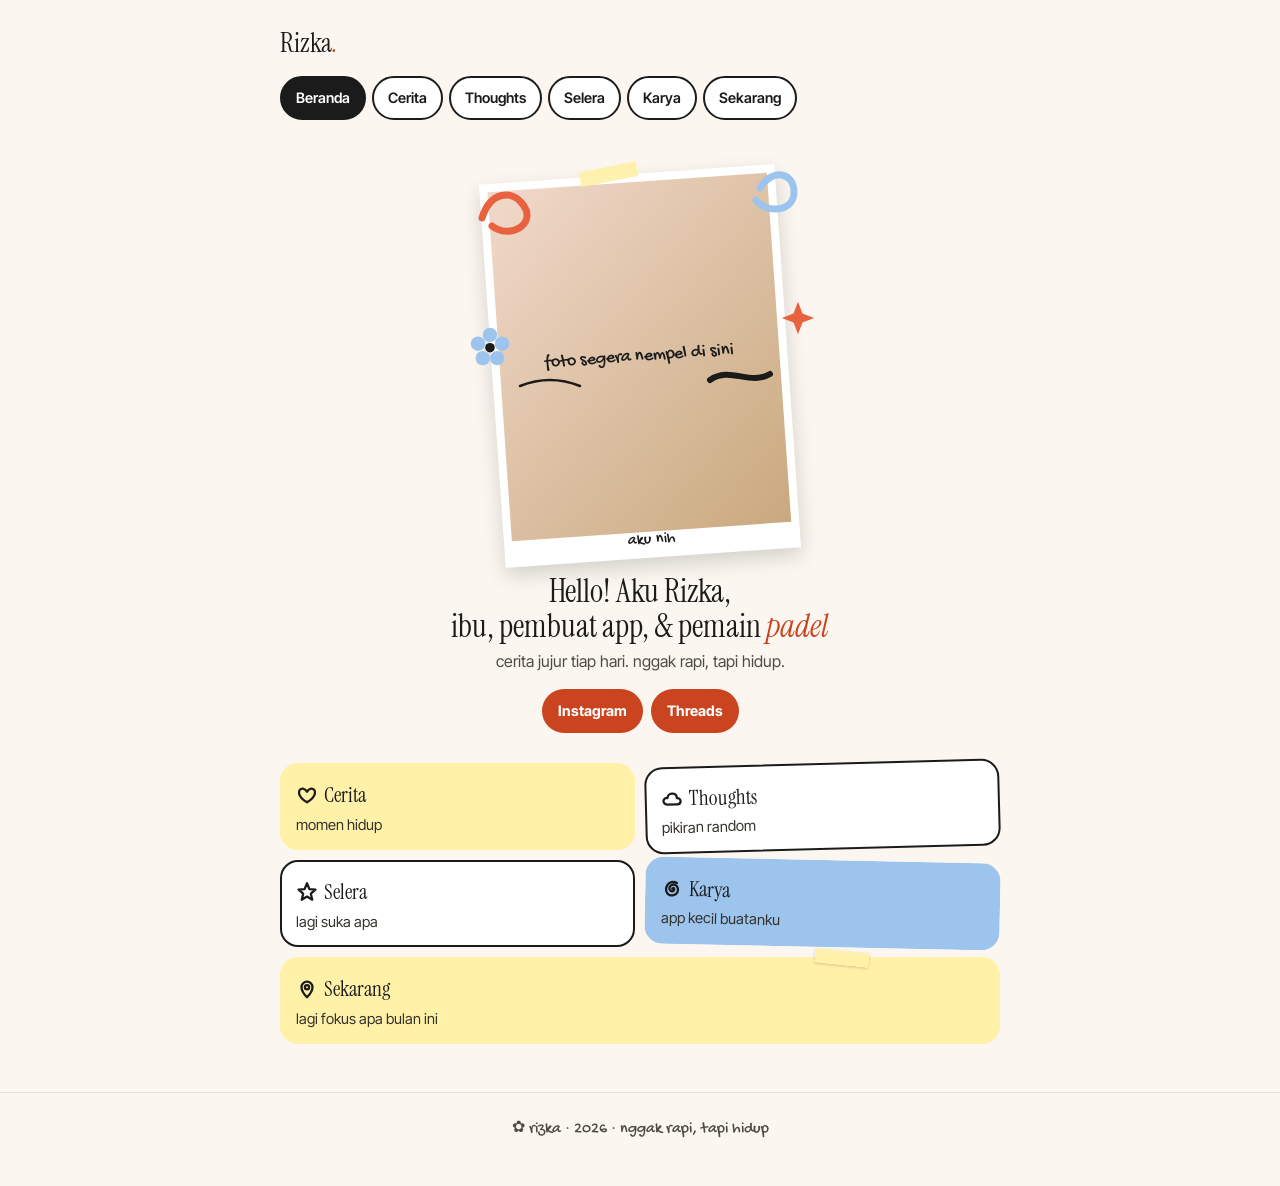
<file: index.html>
<!doctype html>
<html lang="id">
<head>
<meta charset="utf-8">
<meta name="viewport" content="width=device-width, initial-scale=1">
<title>Rizka — hidup, karya, selera</title>
<meta name="description" content="Rizka — hidup, karya, dan hal-hal yang lagi aku suka.">
<meta name="theme-color" content="#fbf7f0">
<link rel="icon" href="data:image/svg+xml,<svg xmlns='http://www.w3.org/2000/svg' viewBox='0 0 100 100'><text y='.9em' font-size='90'>✿</text></svg>">
<link rel="preconnect" href="https://fonts.googleapis.com"><link href="https://fonts.googleapis.com/css2?family=Instrument+Serif:ital@0;1&family=Inter+Tight:wght@400;600;700&family=Gochi+Hand&display=swap" rel="stylesheet">
<link rel="stylesheet" href="/assets/style.css">
</head>
<body data-halaman="beranda">
<header id="kepala" class="kepala"></header>
<main id="isi" class="wadah"><p class="sub">Memuat…</p></main>
<footer id="kaki" class="kaki"></footer>
<script src="/assets/ikon.js"></script>
<script src="/assets/app.js"></script>
</body>
</html>
</file>
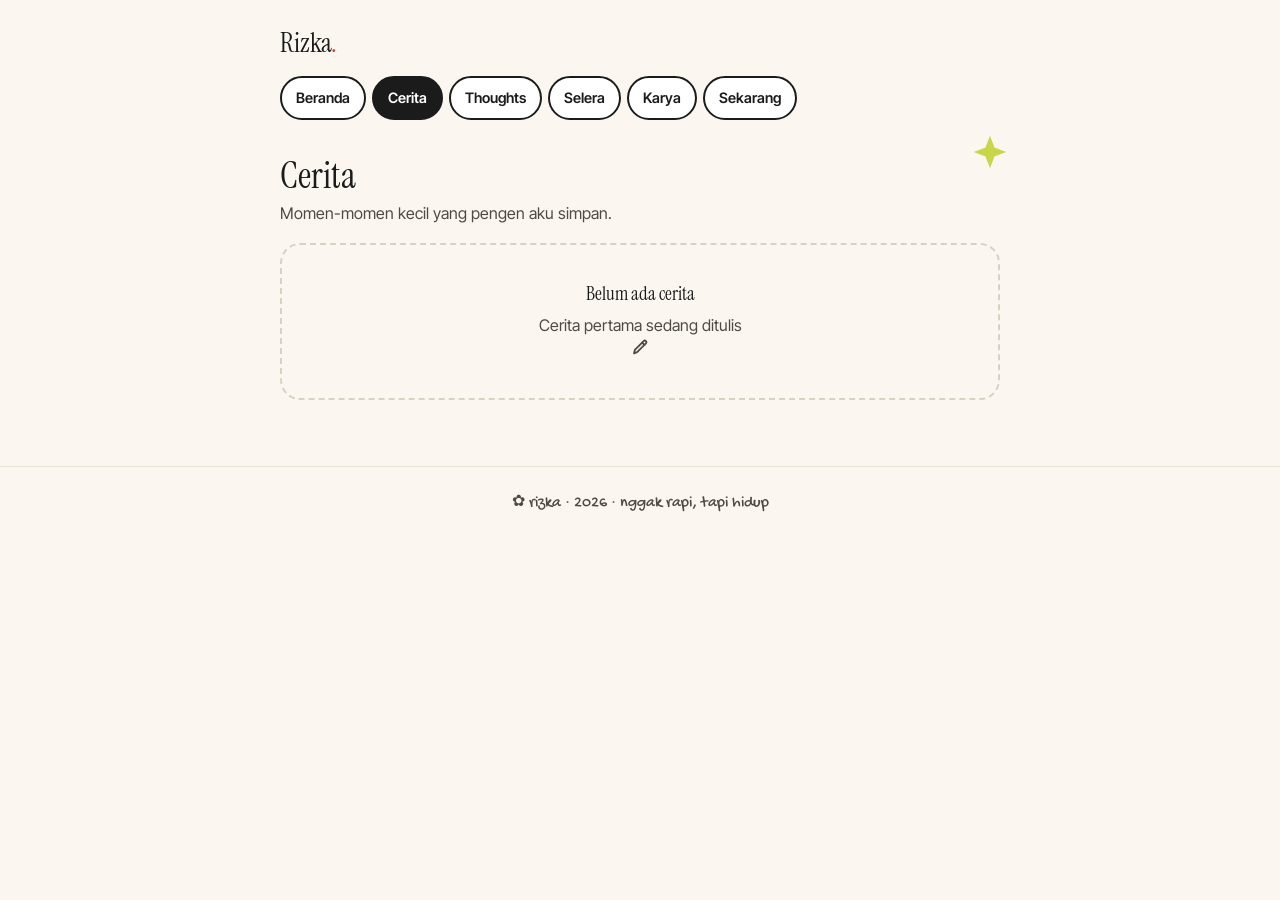
<file: cerita.html>
<!doctype html>
<html lang="id">
<head>
<meta charset="utf-8">
<meta name="viewport" content="width=device-width, initial-scale=1">
<title>Cerita · Rizka</title>
<meta name="description" content="Rizka — hidup, karya, dan hal-hal yang lagi aku suka.">
<meta name="theme-color" content="#fbf7f0">
<link rel="icon" href="data:image/svg+xml,<svg xmlns='http://www.w3.org/2000/svg' viewBox='0 0 100 100'><text y='.9em' font-size='90'>✿</text></svg>">
<link rel="preconnect" href="https://fonts.googleapis.com"><link href="https://fonts.googleapis.com/css2?family=Instrument+Serif:ital@0;1&family=Inter+Tight:wght@400;600;700&family=Gochi+Hand&display=swap" rel="stylesheet">
<link rel="stylesheet" href="/assets/style.css">
</head>
<body data-halaman="cerita">
<header id="kepala" class="kepala"></header>
<main id="isi" class="wadah"><p class="sub">Memuat…</p></main>
<footer id="kaki" class="kaki"></footer>
<script src="/assets/ikon.js"></script>
<script src="/assets/app.js"></script>
</body>
</html>
</file>
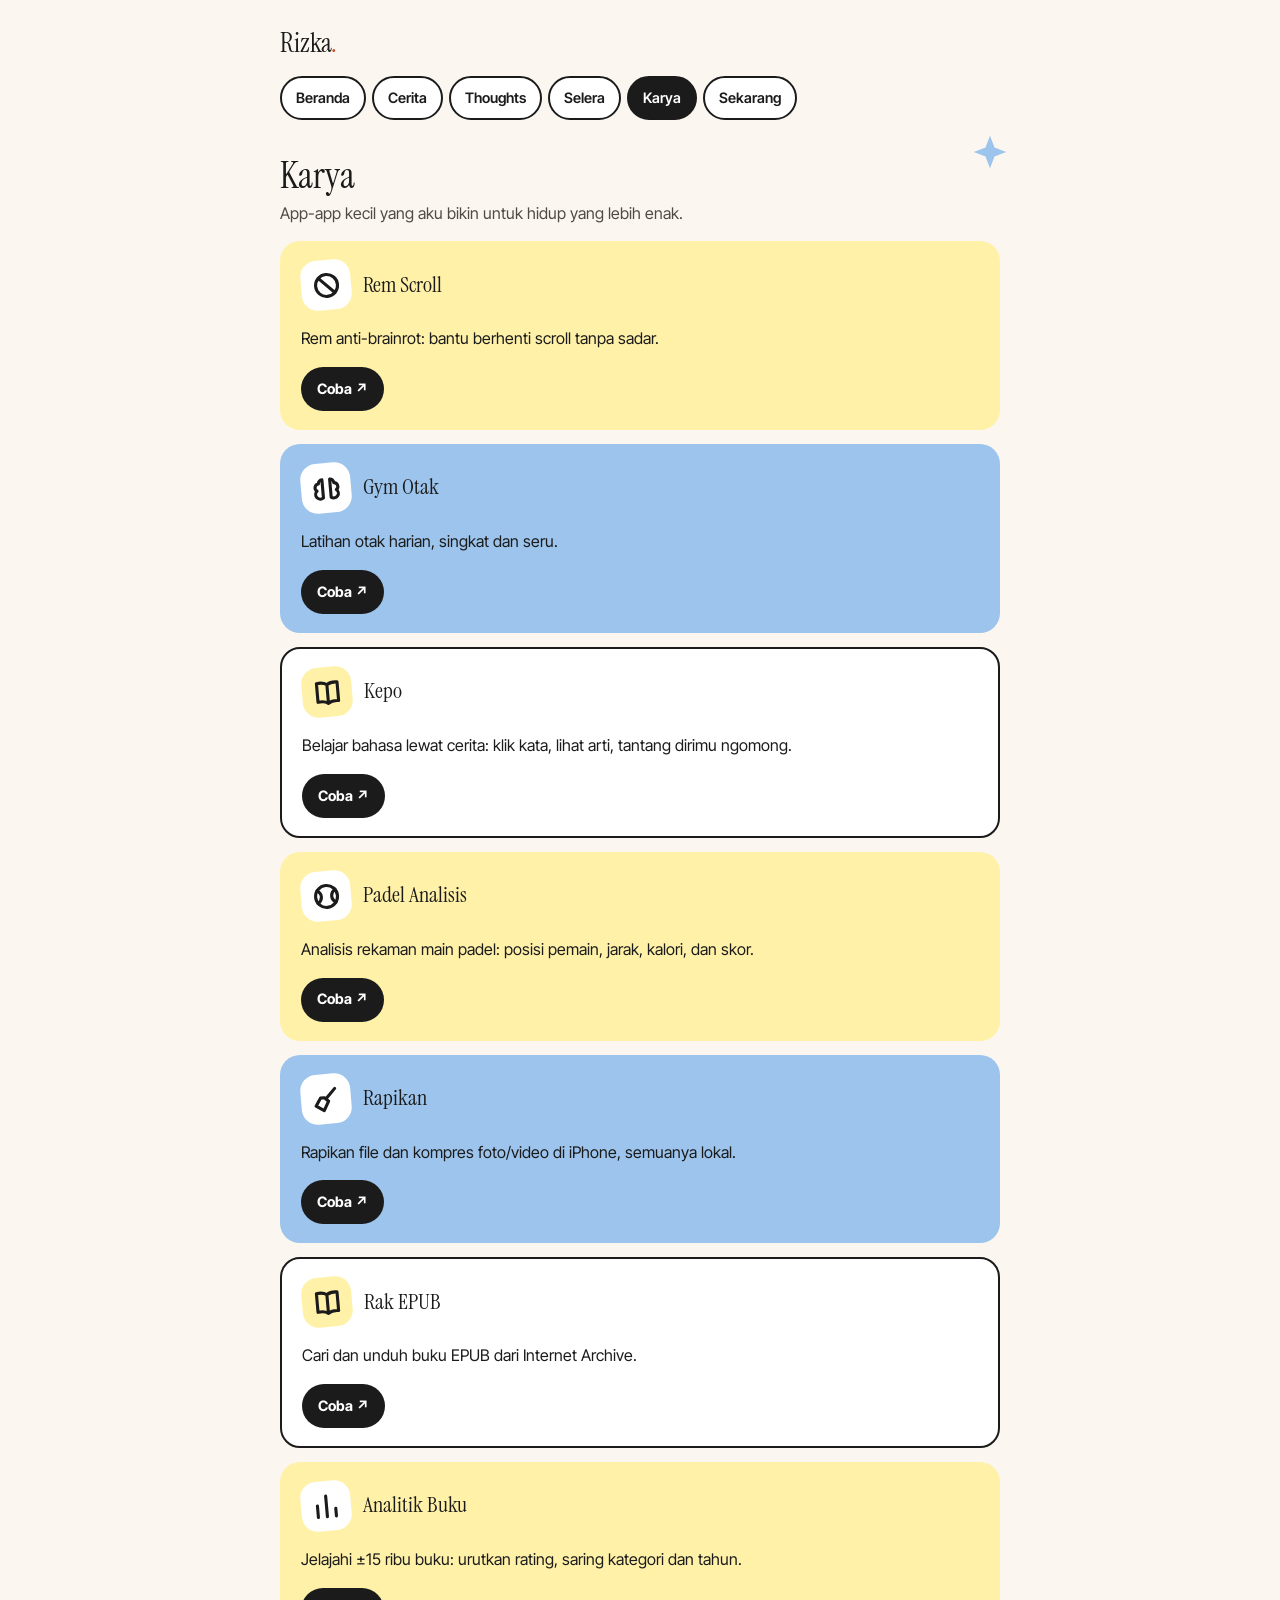
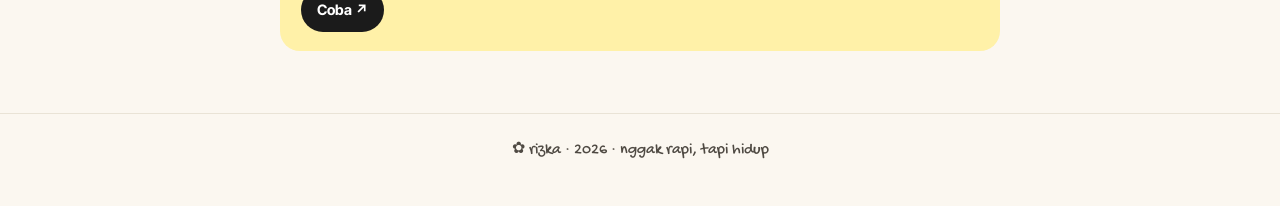
<file: karya.html>
<!doctype html>
<html lang="id">
<head>
<meta charset="utf-8">
<meta name="viewport" content="width=device-width, initial-scale=1">
<title>Karya · Rizka</title>
<meta name="description" content="Rizka — hidup, karya, dan hal-hal yang lagi aku suka.">
<meta name="theme-color" content="#fbf7f0">
<link rel="icon" href="data:image/svg+xml,<svg xmlns='http://www.w3.org/2000/svg' viewBox='0 0 100 100'><text y='.9em' font-size='90'>✿</text></svg>">
<link rel="preconnect" href="https://fonts.googleapis.com"><link href="https://fonts.googleapis.com/css2?family=Instrument+Serif:ital@0;1&family=Inter+Tight:wght@400;600;700&family=Gochi+Hand&display=swap" rel="stylesheet">
<link rel="stylesheet" href="/assets/style.css">
</head>
<body data-halaman="karya">
<header id="kepala" class="kepala"></header>
<main id="isi" class="wadah"><p class="sub">Memuat…</p></main>
<footer id="kaki" class="kaki"></footer>
<script src="/assets/ikon.js"></script>
<script src="/assets/app.js"></script>
</body>
</html>
</file>
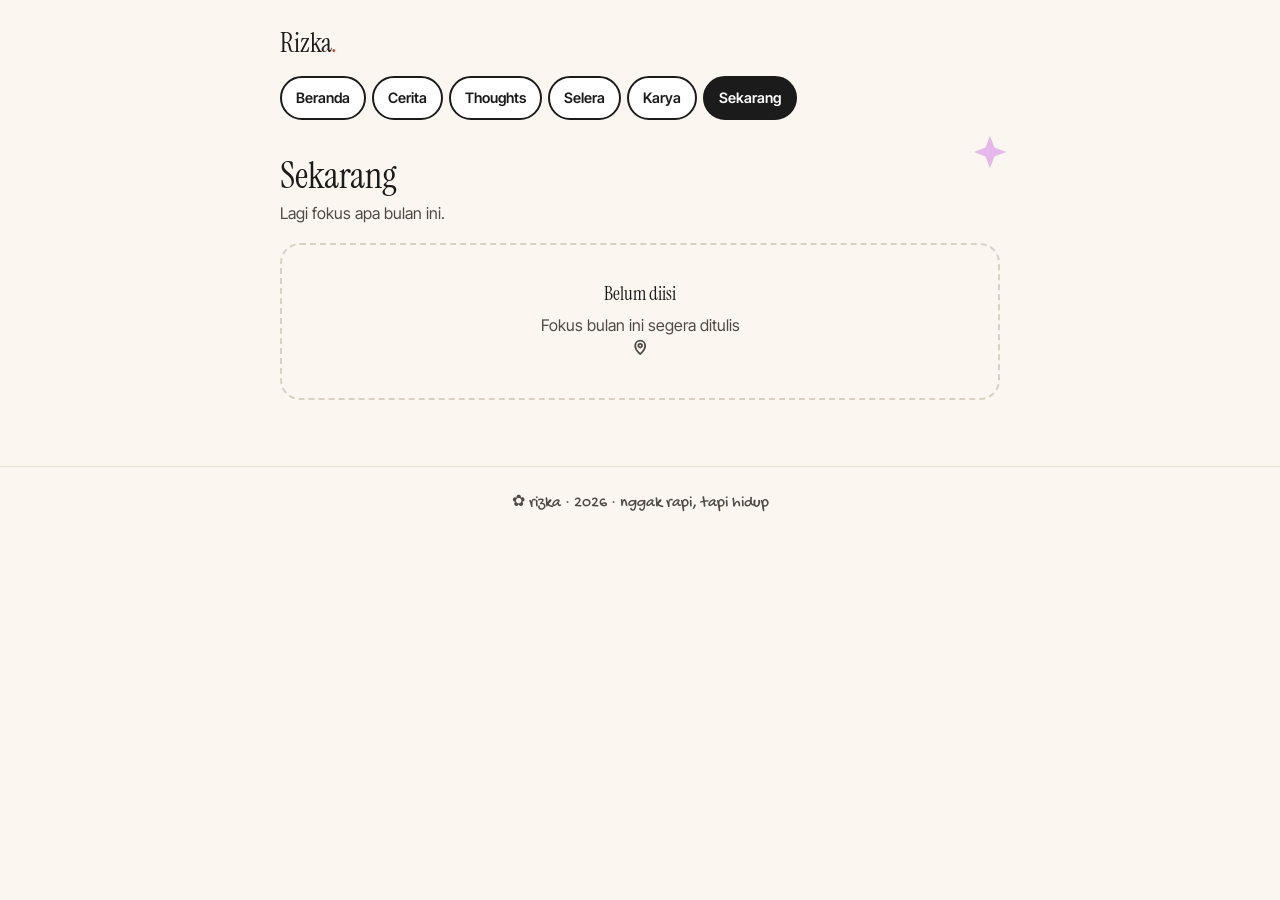
<file: sekarang.html>
<!doctype html>
<html lang="id">
<head>
<meta charset="utf-8">
<meta name="viewport" content="width=device-width, initial-scale=1">
<title>Sekarang · Rizka</title>
<meta name="description" content="Rizka — hidup, karya, dan hal-hal yang lagi aku suka.">
<meta name="theme-color" content="#fbf7f0">
<link rel="icon" href="data:image/svg+xml,<svg xmlns='http://www.w3.org/2000/svg' viewBox='0 0 100 100'><text y='.9em' font-size='90'>✿</text></svg>">
<link rel="preconnect" href="https://fonts.googleapis.com"><link href="https://fonts.googleapis.com/css2?family=Instrument+Serif:ital@0;1&family=Inter+Tight:wght@400;600;700&family=Gochi+Hand&display=swap" rel="stylesheet">
<link rel="stylesheet" href="/assets/style.css">
</head>
<body data-halaman="sekarang">
<header id="kepala" class="kepala"></header>
<main id="isi" class="wadah"><p class="sub">Memuat…</p></main>
<footer id="kaki" class="kaki"></footer>
<script src="/assets/ikon.js"></script>
<script src="/assets/app.js"></script>
</body>
</html>
</file>
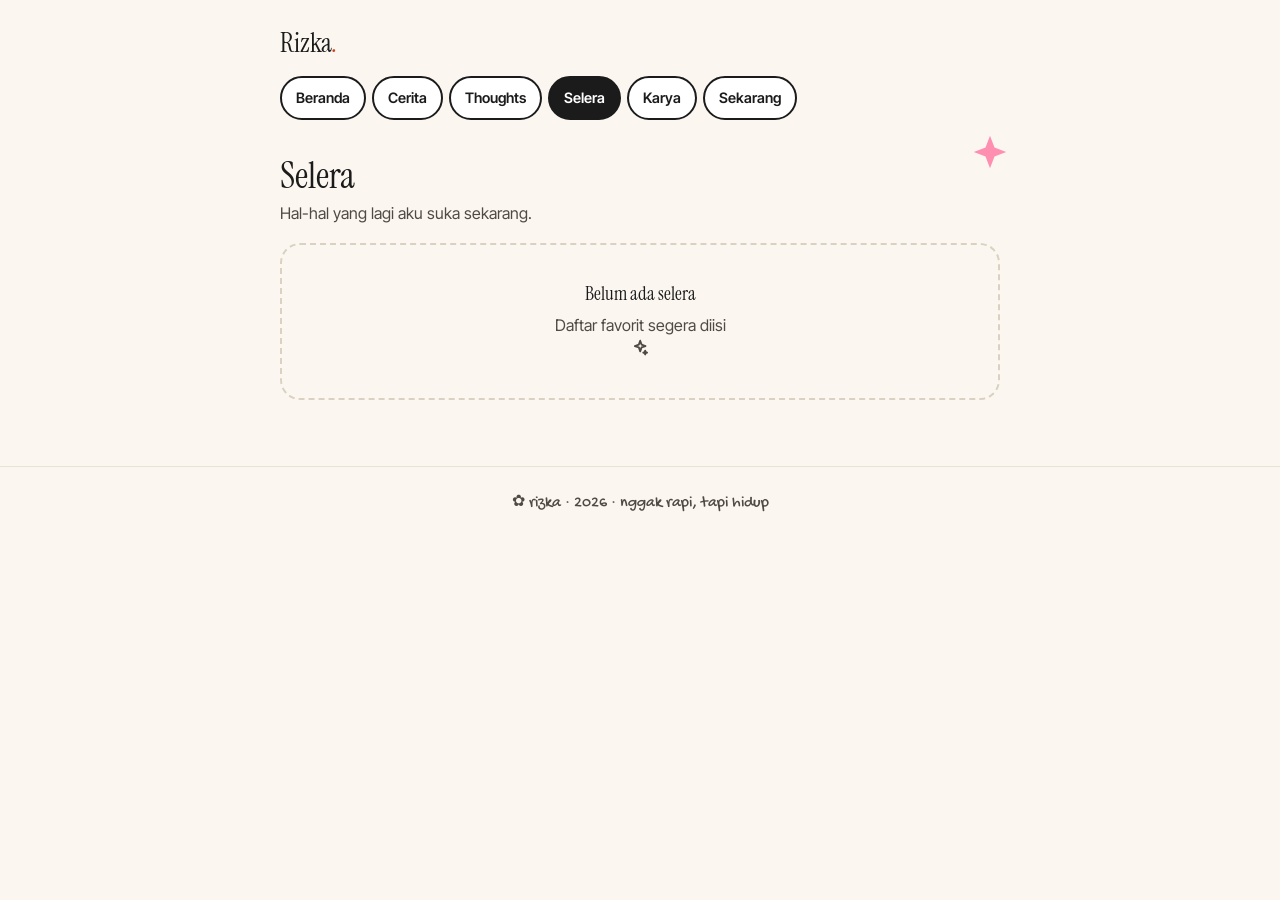
<file: selera.html>
<!doctype html>
<html lang="id">
<head>
<meta charset="utf-8">
<meta name="viewport" content="width=device-width, initial-scale=1">
<title>Selera · Rizka</title>
<meta name="description" content="Rizka — hidup, karya, dan hal-hal yang lagi aku suka.">
<meta name="theme-color" content="#fbf7f0">
<link rel="icon" href="data:image/svg+xml,<svg xmlns='http://www.w3.org/2000/svg' viewBox='0 0 100 100'><text y='.9em' font-size='90'>✿</text></svg>">
<link rel="preconnect" href="https://fonts.googleapis.com"><link href="https://fonts.googleapis.com/css2?family=Instrument+Serif:ital@0;1&family=Inter+Tight:wght@400;600;700&family=Gochi+Hand&display=swap" rel="stylesheet">
<link rel="stylesheet" href="/assets/style.css">
</head>
<body data-halaman="selera">
<header id="kepala" class="kepala"></header>
<main id="isi" class="wadah"><p class="sub">Memuat…</p></main>
<footer id="kaki" class="kaki"></footer>
<script src="/assets/ikon.js"></script>
<script src="/assets/app.js"></script>
</body>
</html>
</file>
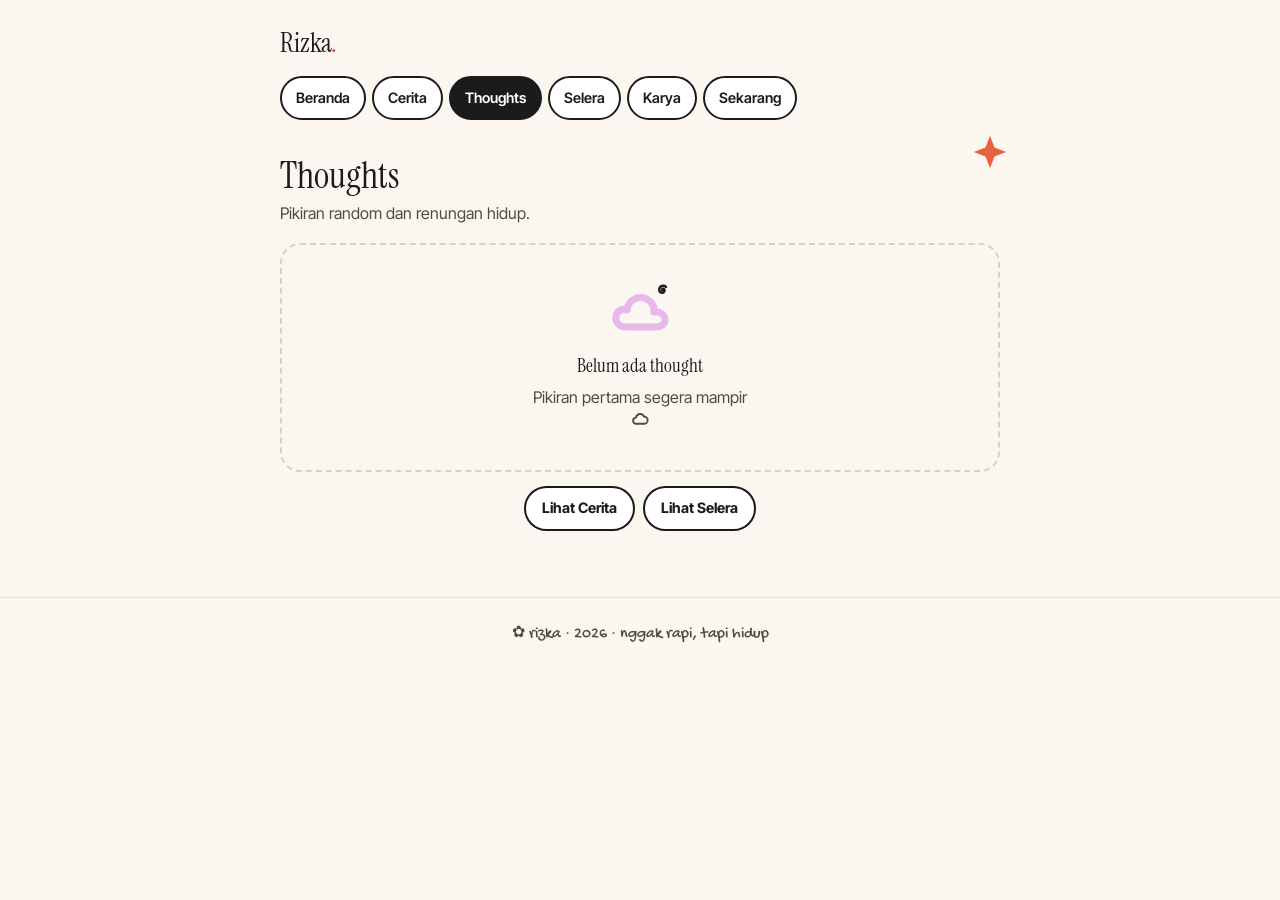
<file: thoughts.html>
<!doctype html>
<html lang="id">
<head>
<meta charset="utf-8">
<meta name="viewport" content="width=device-width, initial-scale=1">
<title>Thoughts · Rizka</title>
<meta name="description" content="Rizka — hidup, karya, dan hal-hal yang lagi aku suka.">
<meta name="theme-color" content="#fbf7f0">
<link rel="icon" href="data:image/svg+xml,<svg xmlns='http://www.w3.org/2000/svg' viewBox='0 0 100 100'><text y='.9em' font-size='90'>✿</text></svg>">
<link rel="preconnect" href="https://fonts.googleapis.com"><link href="https://fonts.googleapis.com/css2?family=Instrument+Serif:ital@0;1&family=Inter+Tight:wght@400;600;700&family=Gochi+Hand&display=swap" rel="stylesheet">
<link rel="stylesheet" href="/assets/style.css">
</head>
<body data-halaman="thoughts">
<header id="kepala" class="kepala"></header>
<main id="isi" class="wadah"><p class="sub">Memuat…</p></main>
<footer id="kaki" class="kaki"></footer>
<script src="/assets/ikon.js"></script>
<script src="/assets/app.js"></script>
</body>
</html>
</file>
<file: assets/style.css>
/* Hub Rizka — brand v5 "Naive Doodle + Foto Asli" */
:root{
  --cream:#fbf7f0;--ink:#1b1b1b;--pudar:#4f4a43;--garis:#e9e3d6;
  --butter:#fff1a8;--corn:#9cc4ec;--olive:#8a8f2e;--cognac:#8b5a14;--pepper:#e8623f;--berry:#6b1e3a;--lilac:#e6b9ea;--lime:#c9d64a;--pink:#ff8fb1;
  --pepper-teks:#c9441f;
  --serif:"Instrument Serif",Georgia,serif;--sans:"Inter Tight",-apple-system,BlinkMacSystemFont,"Segoe UI",Roboto,sans-serif;--hand:"Gochi Hand","Segoe Print",cursive;
}
*{box-sizing:border-box}html{-webkit-text-size-adjust:100%}
body{margin:0;background:var(--cream);color:var(--ink);font-family:var(--sans);line-height:1.55;overflow-x:hidden}
a{color:var(--berry)}
.wadah{max-width:760px;margin:0 auto;padding:0 20px;position:relative}
/* header */
.kepala{padding:22px 0 6px;position:relative}
.merek{font-family:var(--serif);font-size:1.7rem;text-decoration:none;color:var(--ink)}
.merek span{color:var(--pepper-teks);font-style:italic}
.nav{display:flex;gap:6px;overflow-x:auto;padding:12px 0 6px;scrollbar-width:none;-webkit-mask-image:linear-gradient(to right,#000 86%,transparent);mask-image:linear-gradient(to right,#000 86%,transparent);scroll-snap-type:x proximity}.nav::-webkit-scrollbar{display:none}
.nav a{display:inline-flex;align-items:center;min-height:44px;white-space:nowrap;text-decoration:none;color:var(--ink);padding:6px 14px;border-radius:999px;border:2px solid var(--ink);background:#fff;font-size:.9rem;font-weight:600}
.nav a[aria-current="page"]{background:var(--ink);color:#fff}
a:focus-visible,button:focus-visible{outline:3px solid var(--ink);outline-offset:3px}
.nav a:focus-visible{outline-offset:2px}
@media (max-width:640px){
  .nav{flex-wrap:wrap;overflow-x:visible;-webkit-mask-image:none;mask-image:none}
  .nav a{font-size:1rem}
}
/* doodle hidup */
.doodle{position:absolute;pointer-events:none;overflow:visible}
.c{fill:none;stroke-linecap:round;stroke-linejoin:round}
.draw{stroke-dasharray:600;stroke-dashoffset:0;animation:none}
.loop{animation:none}
.float{animation:none}.float2{animation:none}
.wig{animation:none}
.pop{transform-box:fill-box;transform-origin:center;animation:none}
.spin{transform-box:fill-box;transform-origin:center;animation:none}
.d1{animation-delay:.4s}.d2{animation-delay:1s}.d3{animation-delay:1.6s}
@keyframes draw{to{stroke-dashoffset:0}}
@keyframes drawloop{0%{stroke-dashoffset:600}30%{stroke-dashoffset:0}80%{stroke-dashoffset:0}100%{stroke-dashoffset:-600}}
@keyframes float{0%,100%{transform:translateY(0)}50%{transform:translateY(-7px)}}
@keyframes wig{0%,100%{transform:rotate(-4deg)}50%{transform:rotate(3deg)}}
@keyframes pop{0%,100%{transform:scale(1)}50%{transform:scale(1.18)}}
@keyframes spin{to{transform:rotate(360deg)}}
@media (prefers-reduced-motion:reduce){.draw,.loop,.float,.float2,.wig,.pop,.spin{animation:none;stroke-dashoffset:0}
  *,*::before,*::after{animation:none!important;transition:none!important;scroll-behavior:auto!important}}
/* umum */
main{padding:14px 0 40px}
main.wadah{padding:16px 20px 48px}
h1,h2,h3{font-family:var(--serif);font-weight:400;line-height:1.1}
h1{font-size:2.3rem;margin:8px 0 4px}h1 i{color:var(--pepper-teks)}
h2{font-size:1.5rem;margin:26px 0 8px}
.sub{color:var(--pudar);margin-top:0}
.hand{font-family:var(--hand)}
.kartu{background:#fff;border:1px solid var(--garis);border-radius:20px;padding:18px 20px;margin:14px 0;position:relative}
.tanggal{color:var(--pudar);font-size:1rem;font-family:var(--hand)}
.kosong{text-align:center;color:var(--pudar);border:2px dashed #d9d2c3;border-radius:20px;padding:34px 20px;margin:18px 0}
.kosong b{display:block;font-family:var(--serif);font-size:1.2rem;color:var(--ink);margin-bottom:4px;font-weight:400}
.kosong svg{display:block;margin:0 auto 8px}
/* beranda */
.hero{position:relative;text-align:center;padding:16px 0 8px;min-height:230px}
.hero .doodle{z-index:2}
.pol{display:inline-block;background:#fff;padding:8px 8px 26px;box-shadow:0 8px 20px rgba(0,0,0,.16);transform:rotate(-4deg);position:relative;margin:10px auto 6px}
.pol::before{content:"";position:absolute;top:-9px;left:34%;width:58px;height:15px;background:rgba(255,241,168,.92);transform:rotate(-7deg)}
.pol img,.pol .ph{display:block;width:min(62vw,240px);height:auto;aspect-ratio:4/5;object-fit:cover}
.pol .ph{background:linear-gradient(135deg,#f1d9cb,#c9a97e);display:grid;place-items:center;padding:16px;font-family:var(--hand);font-size:1.15rem;line-height:1.2;color:var(--ink);text-align:center}
@media (min-width:641px){.pol img,.pol .ph{width:280px}}
.pol small{position:absolute;left:0;right:0;bottom:4px;text-align:center;font-family:var(--hand);font-size:1rem;color:var(--ink)}
.hero h1{font-size:2rem;margin:10px 0 4px;position:relative;z-index:1;text-wrap:balance}.hero .sub,.hero .tombol-sosmed{position:relative;z-index:1}
.tombol-sosmed{display:flex;flex-wrap:wrap;justify-content:center;gap:8px;margin:12px 0 4px}
.tombol{display:inline-flex;align-items:center;justify-content:center;gap:6px;min-height:44px;min-width:64px;text-decoration:none;padding:9px 16px;border-radius:999px;background:var(--ink);color:#fff;font-size:.9rem;font-weight:700}
.tombol.pepper{background:var(--pepper-teks)}.tombol.garis{background:#fff;color:var(--ink);border:2px solid var(--ink)}
.pintu{display:grid;grid-template-columns:1fr 1fr;gap:10px;margin-top:18px}
.pintu a{text-decoration:none;color:var(--ink);border-radius:18px;padding:14px 14px 12px;min-height:84px;border:2px solid transparent}
.pintu a.p1{background:#fff;border-color:var(--ink)}.pintu a.p2{background:#fff;border-color:var(--ink)}.pintu a.p3{background:var(--corn)}.pintu a.p4{background:var(--butter)}.pintu a.p5{background:var(--butter);grid-column:span 2}
.pintu a:nth-child(2){transform:rotate(-1.5deg)}.pintu a:nth-child(4){transform:rotate(1.2deg)}
.pintu a.p5{position:relative}.pintu a.p5::before{content:"";position:absolute;top:-8px;right:18%;width:54px;height:14px;background:rgba(255,241,168,.92);box-shadow:0 1px 3px rgba(0,0,0,.18);transform:rotate(6deg)}
.pintu a b{display:block;font-family:var(--serif);font-size:1.3rem;font-weight:400}
.pintu a b svg{vertical-align:-4px;margin-right:6px}
.pintu a small{color:#34312c;font-size:.92rem}
/* thoughts */
.thought{font-family:var(--serif);font-size:1.25rem;line-height:1.35}
/* selera */
.label{display:inline-block;font-family:var(--hand);font-size:1rem;padding:2px 10px;border-radius:999px;background:var(--butter);margin-bottom:6px}
.grid-2{display:grid;grid-template-columns:repeat(auto-fill,minmax(220px,1fr));gap:12px}.grid-2 .kartu{margin:0}
/* karya */
.karya-kepala{display:flex;gap:12px;align-items:center}
.ikon{font-size:1.7rem;width:50px;height:50px;display:grid;place-items:center;background:var(--butter);border-radius:16px;flex:none;transform:rotate(-5deg)}
.karya-kepala h3{margin:0;font-size:1.35rem}
.aksi{display:flex;flex-wrap:wrap;gap:8px;margin-top:12px}
.karya-kartu{border-color:transparent}
.karya-kartu:nth-of-type(3n+1){background:var(--butter)}.karya-kartu:nth-of-type(3n+2){background:var(--corn)}.karya-kartu:nth-of-type(3n){background:#fff;border:2px solid var(--ink)}
.karya-kartu .ikon{background:#fff}.karya-kartu:nth-of-type(3n) .ikon{background:var(--butter)}
.kosong-lanjut{display:flex;flex-wrap:wrap;justify-content:center;gap:8px;margin:-4px 0 18px}
/* cerita */
.cerita img{width:100%;border-radius:14px;margin:8px 0}
.kaki{color:var(--pudar);font-size:.98rem;text-align:center;padding:24px 0 44px;border-top:1px solid var(--garis);font-family:var(--hand)}
/* ikon gambar sendiri (assets/ikon.js) */
.ikn{width:1.15em;height:1.15em;vertical-align:-.25em;flex:none}
.ik{fill:none;stroke:currentColor;stroke-width:2.4;stroke-linecap:round;stroke-linejoin:round}
.ikon .ikn{width:62%;height:62%;vertical-align:baseline}
</file>
